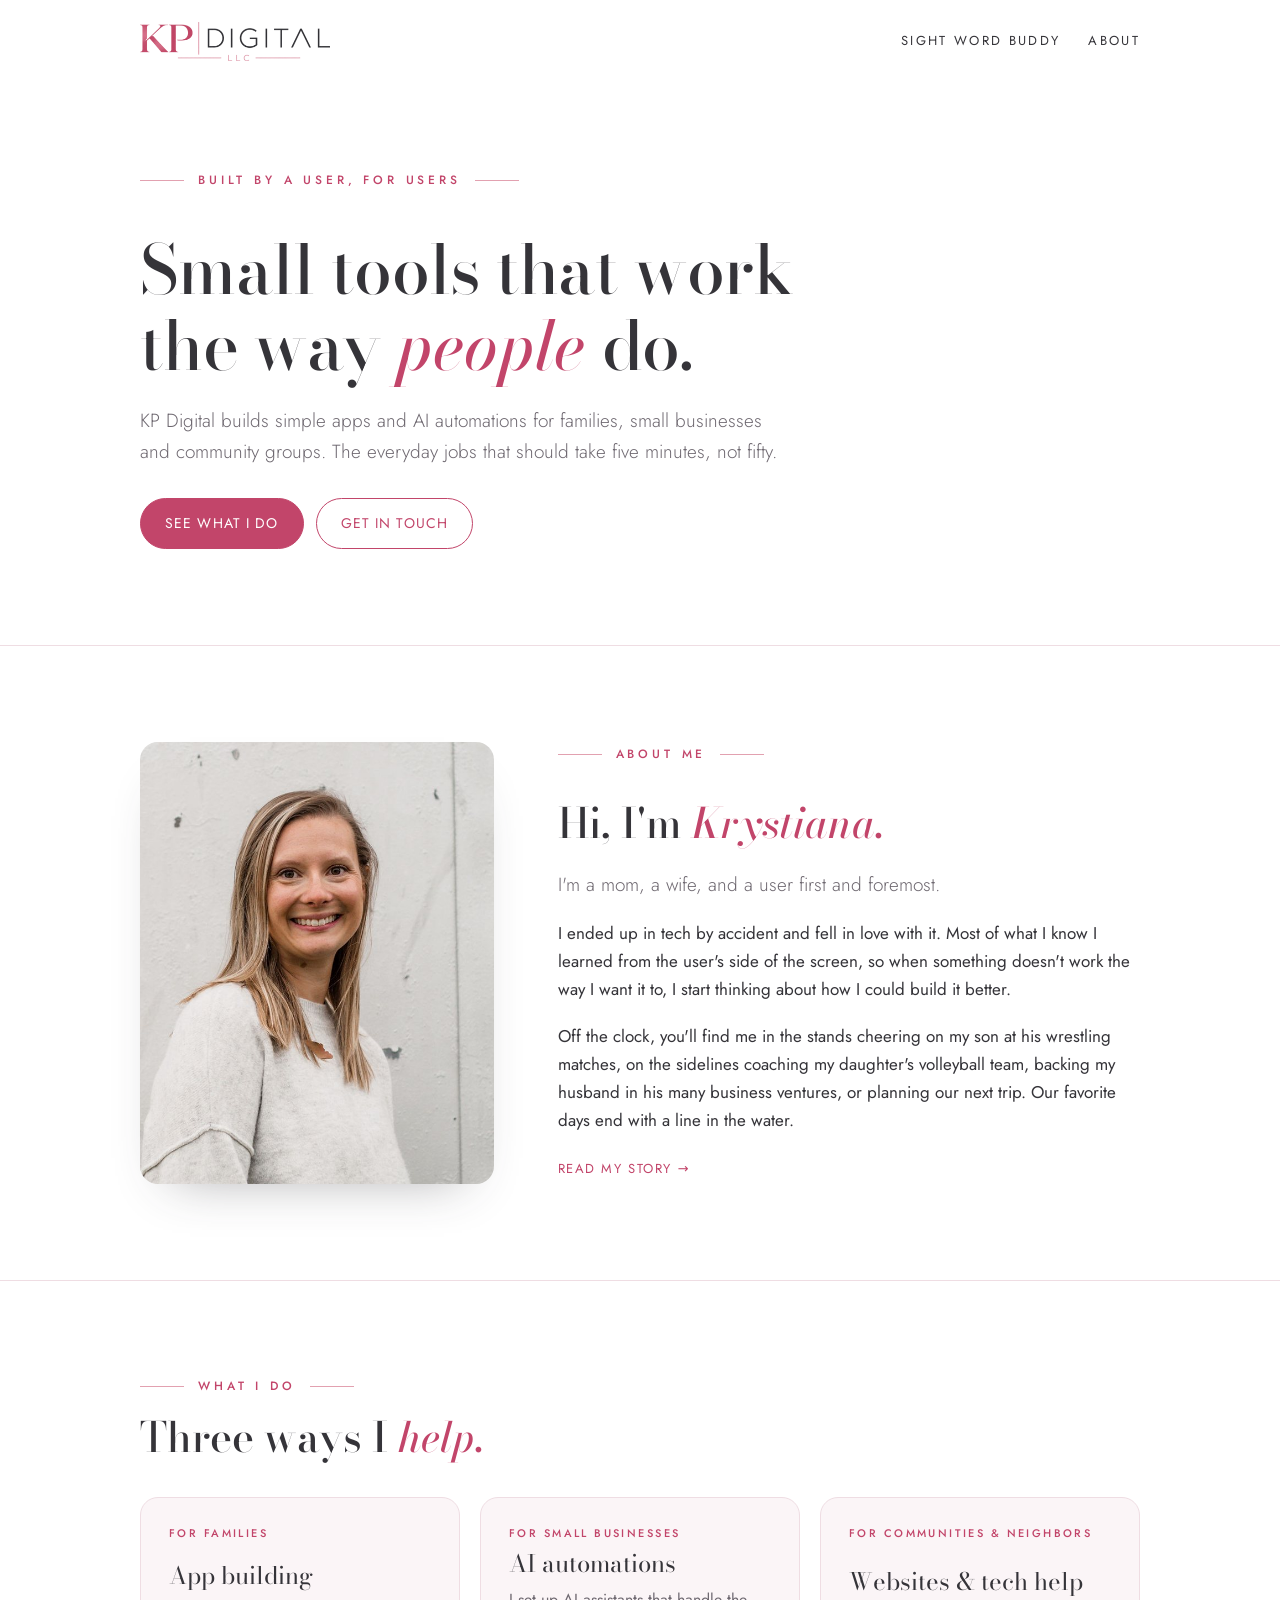
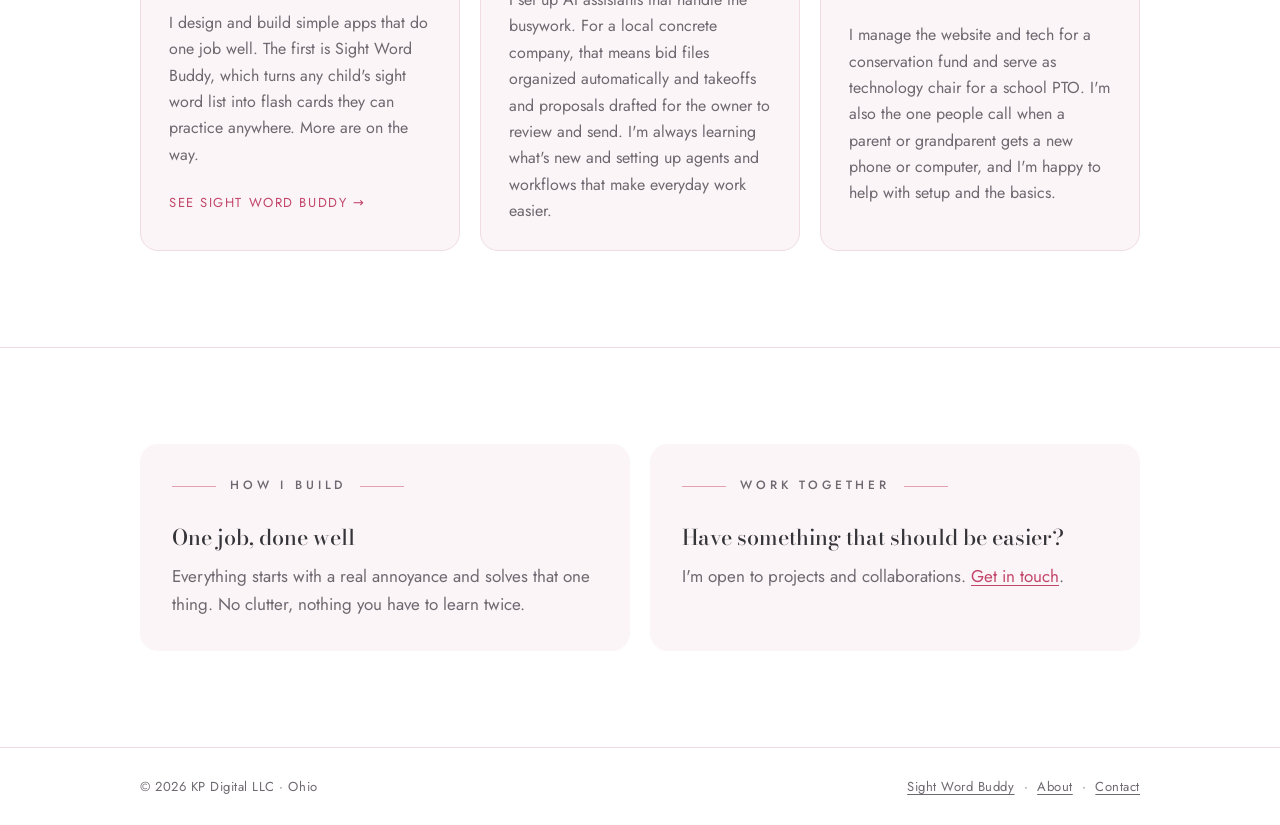
<file: index.html>
<!doctype html>
<html lang="en">
<head>
<meta charset="utf-8">
<meta name="viewport" content="width=device-width, initial-scale=1, viewport-fit=cover">
<title>KP Digital · Apps &amp; Automations</title>
<meta name="description" content="KP Digital builds simple apps and AI automations for families, small businesses and community groups.">
<meta name="p:domain_verify" content="ab8e54059b4eb952e69d940bff61a8f8">
<meta property="og:title" content="KP Digital · Apps &amp; Automations">
<meta property="og:description" content="KP Digital builds simple apps and AI automations for families, small businesses and community groups.">
<meta property="og:image" content="https://kpdigitalapps.tech/assets/logo.png">
<link rel="icon" type="image/png" href="assets/mark.png">
<link rel="preconnect" href="https://fonts.googleapis.com">
<link rel="preconnect" href="https://fonts.gstatic.com" crossorigin>
<link rel="stylesheet" href="https://fonts.googleapis.com/css2?family=Bodoni+Moda:ital,opsz,wght@0,6..96,400..600;1,6..96,400..600&family=Jost:wght@300;400;500&display=swap">
<link rel="stylesheet" href="styles.css">
</head>
<body>
<header class="site-header">
  <div class="wrap">
    <a class="brand" href="./" aria-label="KP Digital home">
      <img class="logo-light" src="assets/logo.png" alt="KP Digital LLC" width="760" height="155">
      <img class="logo-dark" src="assets/logo-dark.png" alt="KP Digital LLC" width="760" height="155">
    </a>
    <nav class="site-nav" aria-label="Main">
      <a href="sight-word-buddy.html">Sight Word Buddy</a>
      <a href="about.html">About</a>
    </nav>
  </div>
</header>
<main>
<section class="hero">
  <div class="wrap">
    <p class="eyebrow">Built by a user, for users</p>
    <h1>Small tools that work the way <em>people</em> do.</h1>
    <p class="lede">KP Digital builds simple apps and AI automations for families, small businesses and community groups. The everyday jobs that should take five minutes, not fifty.</p>
    <div class="actions">
      <a class="btn btn-primary" href="#work">See what I do</a>
      <a class="btn btn-ghost" href="mailto:kp.digital.apps@gmail.com?subject=Hello%20from%20KP%20Digital">Get in touch</a>
    </div>
  </div>
</section>
<hr class="rule">
<section class="intro">
  <div class="wrap intro-grid">
    <img class="portrait" src="assets/krystiana-portrait.jpg" alt="Krystiana smiling in front of a pale painted wall" width="640" height="800" loading="lazy">
    <div class="intro-text">
      <p class="eyebrow">About me</p>
      <h2>Hi, I'm <em>Krystiana.</em></h2>
      <div class="prose">
      <p class="lede">I'm a mom, a wife, and a user first and foremost.</p>
      <p>I ended up in tech by accident and fell in love with it. Most of what I know I learned from the user's side of the screen, so when something doesn't work the way I want it to, I start thinking about how I could build it better.</p>
      <p>Off the clock, you'll find me in the stands cheering on my son at his wrestling matches, on the sidelines coaching my daughter's volleyball team, backing my husband in his many business ventures, or planning our next trip. Our favorite days end with a line in the water.</p>
      <p><a class="text-link" href="about.html">Read my story</a></p>
    </div>
      </div>
    </div>
  </div>
</section>
<hr class="rule">
<section id="work">
  <div class="wrap">
    <p class="eyebrow">What I do</p>
    <h2>Three ways I <em>help.</em></h2>
    <div class="services">
      <a class="project live" href="sight-word-buddy.html">
        <span class="status">For families</span>
        <span class="project-name">App building</span>
        <span class="project-desc">I design and build simple apps that do one job well. The first is Sight Word Buddy, which turns any child's sight word list into flash cards they can practice anywhere. More are on the way.</span>
        <span class="project-link">See Sight Word Buddy</span>
      </a>
      <div class="project">
        <span class="status">For small businesses</span>
        <span class="project-name">AI automations</span>
        <span class="project-desc">I set up AI assistants that handle the busywork. For a local concrete company, that means bid files organized automatically and takeoffs and proposals drafted for the owner to review and send. I'm always learning what's new and setting up agents and workflows that make everyday work easier.</span>
      </div>
      <div class="project">
        <span class="status">For communities &amp; neighbors</span>
        <span class="project-name">Websites &amp; tech help</span>
        <span class="project-desc">I manage the website and tech for a conservation fund and serve as technology chair for a school PTO. I'm also the one people call when a parent or grandparent gets a new phone or computer, and I'm happy to help with setup and the basics.</span>
      </div>
    </div>
  </div>
</section>
<hr class="rule">
<section>
  <div class="wrap panels">
    <div class="panel">
      <p class="eyebrow">How I build</p>
      <h3>One job, done well</h3>
      <p>Everything starts with a real annoyance and solves that one thing. No clutter, nothing you have to learn twice.</p>
    </div>
    <div class="panel">
      <p class="eyebrow">Work together</p>
      <h3>Have something that should be easier?</h3>
      <p>I'm open to projects and collaborations. <a href="mailto:kp.digital.apps@gmail.com?subject=Hello%20from%20KP%20Digital">Get in touch</a>.</p>
    </div>
  </div>
</section>
</main>
<footer class="site-footer">
  <div class="wrap">
    <span>&copy; 2026 KP Digital LLC &middot; Ohio</span>
    <span><a href="sight-word-buddy.html">Sight Word Buddy</a> &nbsp;&middot;&nbsp; <a href="about.html">About</a> &nbsp;&middot;&nbsp; <a href="mailto:kp.digital.apps@gmail.com?subject=Hello%20from%20KP%20Digital">Contact</a></span>
  </div>
</footer>
</body>
</html>
</file>
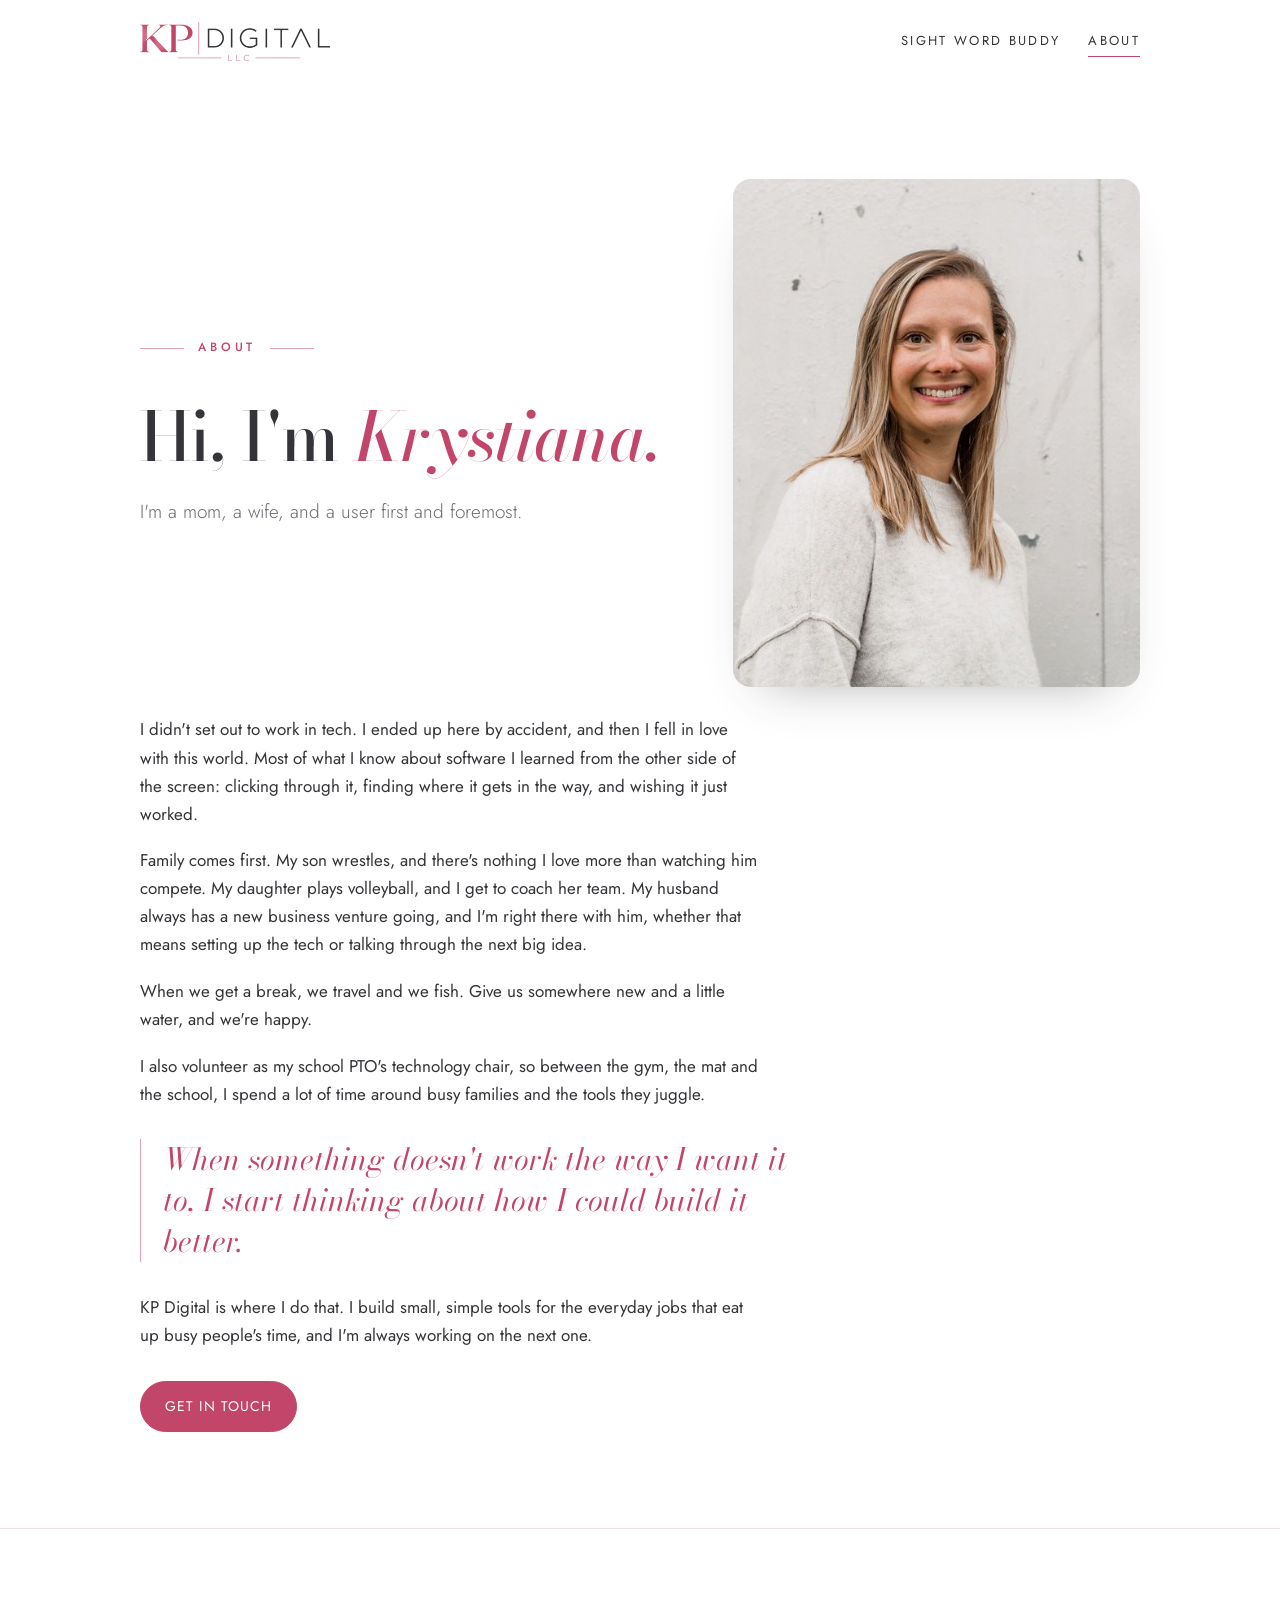
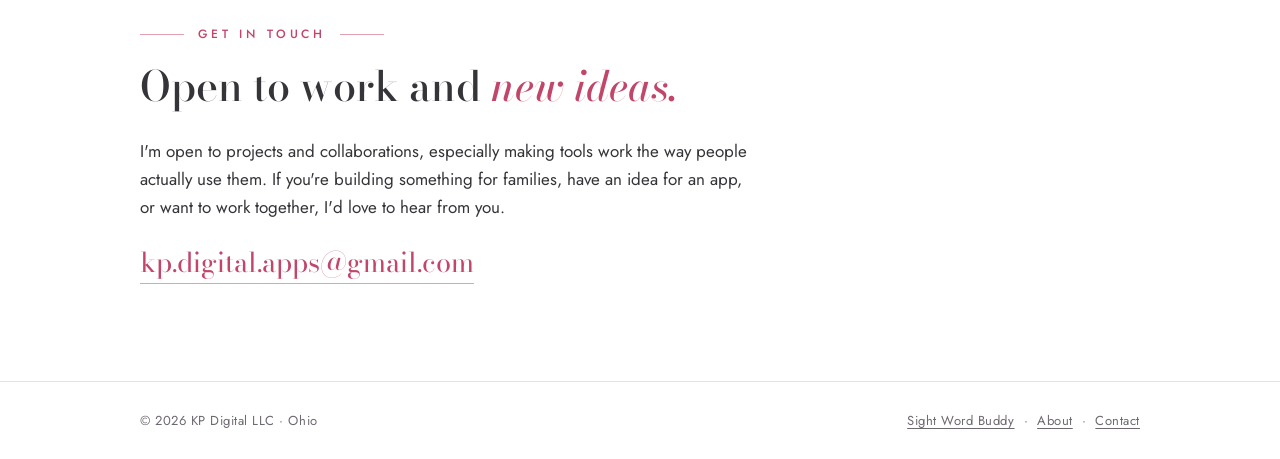
<file: about.html>
<!doctype html>
<html lang="en">
<head>
<meta charset="utf-8">
<meta name="viewport" content="width=device-width, initial-scale=1, viewport-fit=cover">
<title>About · KP Digital</title>
<meta name="description" content="Why KP Digital builds small, focused apps for busy families.">
<meta property="og:title" content="About · KP Digital">
<meta property="og:description" content="Why KP Digital builds small, focused apps for busy families.">
<meta property="og:image" content="https://kpdigitalapps.tech/assets/logo.png">
<link rel="icon" type="image/png" href="assets/mark.png">
<link rel="preconnect" href="https://fonts.googleapis.com">
<link rel="preconnect" href="https://fonts.gstatic.com" crossorigin>
<link rel="stylesheet" href="https://fonts.googleapis.com/css2?family=Bodoni+Moda:ital,opsz,wght@0,6..96,400..600;1,6..96,400..600&family=Jost:wght@300;400;500&display=swap">
<link rel="stylesheet" href="styles.css">
</head>
<body>
<header class="site-header">
  <div class="wrap">
    <a class="brand" href="./" aria-label="KP Digital home">
      <img class="logo-light" src="assets/logo.png" alt="KP Digital LLC" width="760" height="155">
      <img class="logo-dark" src="assets/logo-dark.png" alt="KP Digital LLC" width="760" height="155">
    </a>
    <nav class="site-nav" aria-label="Main">
      <a href="sight-word-buddy.html">Sight Word Buddy</a>
      <a href="about.html" aria-current="page">About</a>
    </nav>
  </div>
</header>
<main>
<section class="about">
  <div class="wrap">
    <div class="about-head">
      <div class="about-head-text">
        <p class="eyebrow">About</p>
        <h1>Hi, I'm <em>Krystiana.</em></h1>
        <p class="lede">I'm a mom, a wife, and a user first and foremost.</p>
      </div>
      <img class="about-photo" src="assets/krystiana-about.jpg" alt="Krystiana smiling in front of a pale metal wall" width="500" height="625">
    </div>
    <div class="prose">
      <p>I didn't set out to work in tech. I ended up here by accident, and then I fell in love with this world. Most of what I know about software I learned from the other side of the screen: clicking through it, finding where it gets in the way, and wishing it just worked.</p>
      <p>Family comes first. My son wrestles, and there's nothing I love more than watching him compete. My daughter plays volleyball, and I get to coach her team. My husband always has a new business venture going, and I'm right there with him, whether that means setting up the tech or talking through the next big idea.</p>
      <p>When we get a break, we travel and we fish. Give us somewhere new and a little water, and we're happy.</p>
      <p>I also volunteer as my school PTO's technology chair, so between the gym, the mat and the school, I spend a lot of time around busy families and the tools they juggle.</p>
      <p class="pull">When something doesn't work the way I want it to, I start thinking about how I could build it better.</p>
      <p>KP Digital is where I do that. I build small, simple tools for the everyday jobs that eat up busy people's time, and I'm always working on the next one.</p>
    </div>
    <div class="actions" style="margin-top:32px">
      <a class="btn btn-primary" href="mailto:kp.digital.apps@gmail.com?subject=Hello%20from%20KP%20Digital">Get in touch</a>
    </div>
  </div>
</section>
<hr class="rule">
<section class="about" id="contact">
  <div class="wrap">
    <p class="eyebrow">Get in touch</p>
    <h2>Open to work and <em>new ideas.</em></h2>
    <div class="prose">
      <p>I'm open to projects and collaborations, especially making tools work the way people actually use them. If you're building something for families, have an idea for an app, or want to work together, I'd love to hear from you.</p>
      <p class="contact-line"><a href="mailto:kp.digital.apps@gmail.com?subject=Hello%20from%20KP%20Digital">kp.digital.apps@gmail.com</a></p>
    </div>
  </div>
</section>
</main>
<footer class="site-footer">
  <div class="wrap">
    <span>&copy; 2026 KP Digital LLC &middot; Ohio</span>
    <span><a href="sight-word-buddy.html">Sight Word Buddy</a> &nbsp;&middot;&nbsp; <a href="about.html">About</a> &nbsp;&middot;&nbsp; <a href="mailto:kp.digital.apps@gmail.com?subject=Hello%20from%20KP%20Digital">Contact</a></span>
  </div>
</footer>
</body>
</html>
</file>
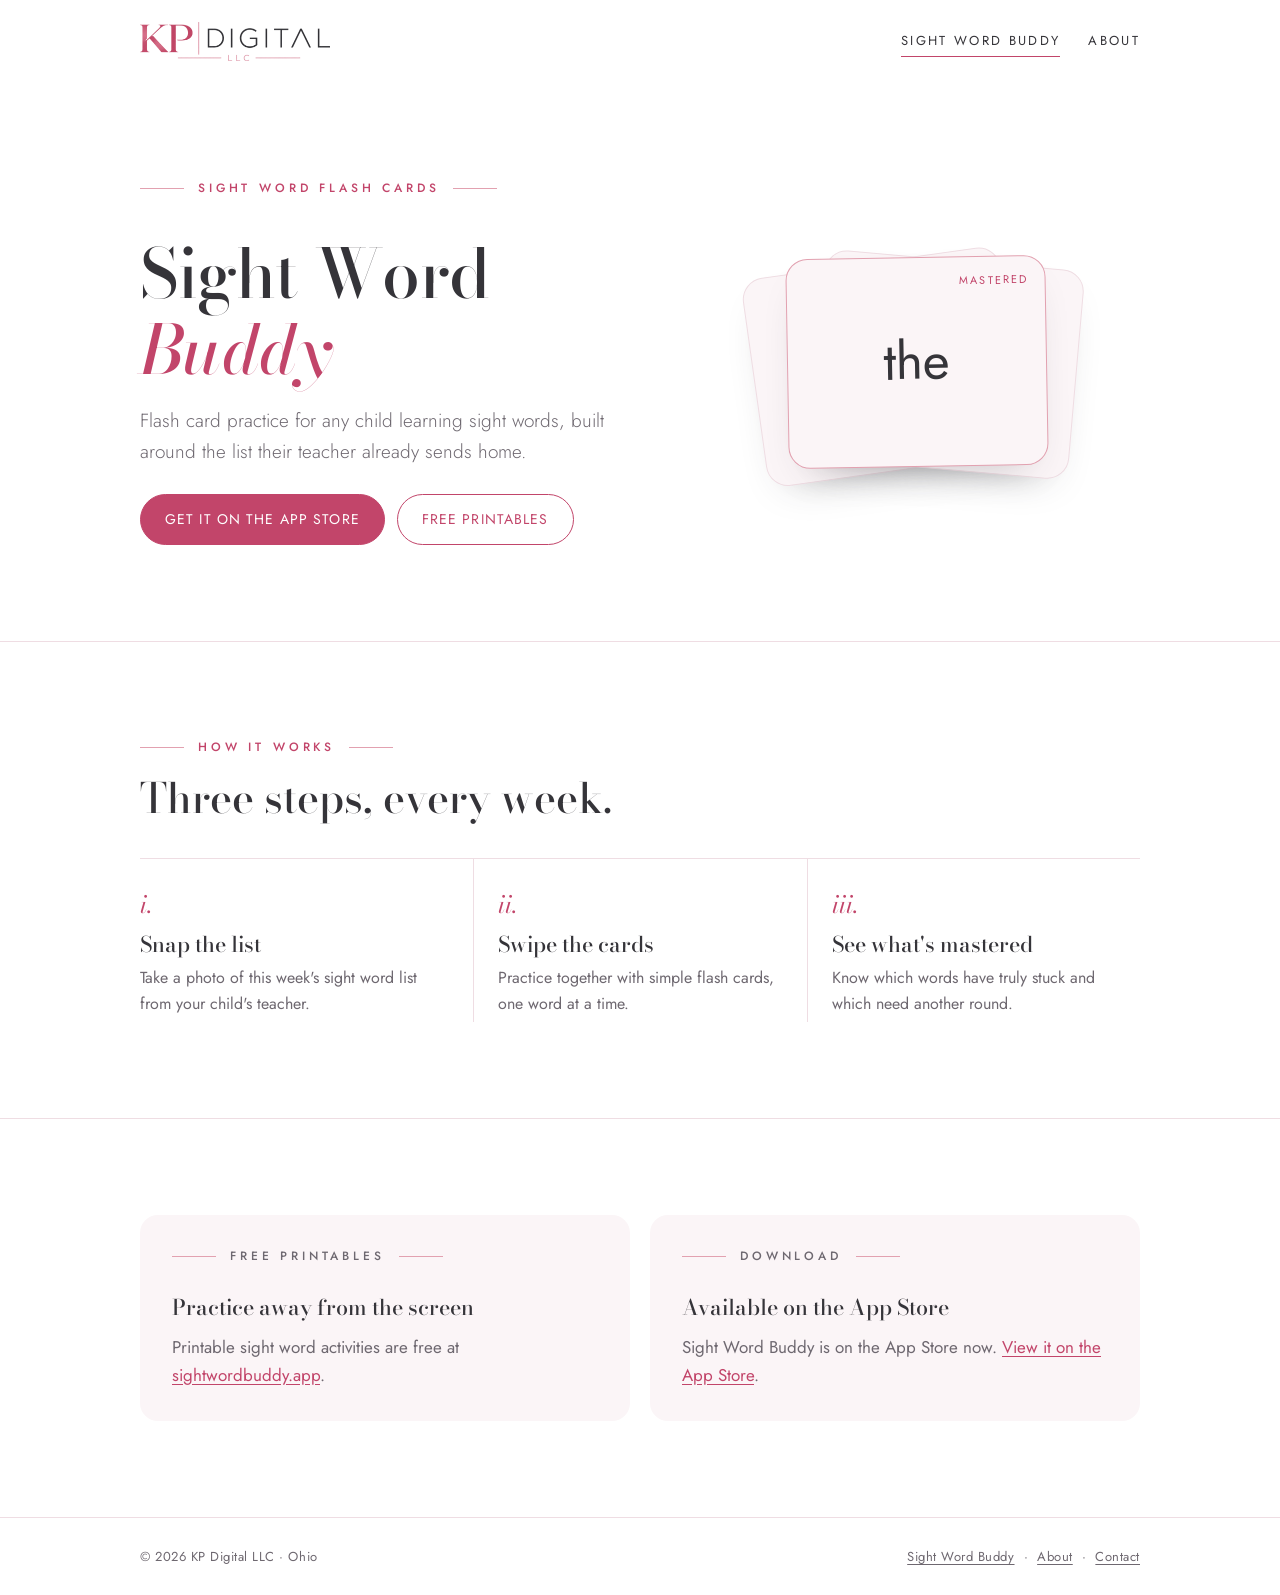
<file: sight-word-buddy.html>
<!doctype html>
<html lang="en">
<head>
<meta charset="utf-8">
<meta name="viewport" content="width=device-width, initial-scale=1, viewport-fit=cover">
<title>Sight Word Buddy · KP Digital</title>
<meta name="description" content="Sight Word Buddy: sight word flash cards for any child learning to read. Snap the teacher's list, swipe through cards, and see which words are mastered.">
<meta property="og:title" content="Sight Word Buddy · KP Digital">
<meta property="og:description" content="Sight Word Buddy: sight word flash cards for any child learning to read. Snap the teacher's list, swipe through cards, and see which words are mastered.">
<meta property="og:image" content="https://kpdigitalapps.tech/assets/logo.png">
<link rel="icon" type="image/png" href="assets/mark.png">
<link rel="preconnect" href="https://fonts.googleapis.com">
<link rel="preconnect" href="https://fonts.gstatic.com" crossorigin>
<link rel="stylesheet" href="https://fonts.googleapis.com/css2?family=Bodoni+Moda:ital,opsz,wght@0,6..96,400..600;1,6..96,400..600&family=Jost:wght@300;400;500&display=swap">
<link rel="stylesheet" href="styles.css">
</head>
<body>
<header class="site-header">
  <div class="wrap">
    <a class="brand" href="./" aria-label="KP Digital home">
      <img class="logo-light" src="assets/logo.png" alt="KP Digital LLC" width="760" height="155">
      <img class="logo-dark" src="assets/logo-dark.png" alt="KP Digital LLC" width="760" height="155">
    </a>
    <nav class="site-nav" aria-label="Main">
      <a href="sight-word-buddy.html" aria-current="page">Sight Word Buddy</a>
      <a href="about.html">About</a>
    </nav>
  </div>
</header>
<main>
<section class="feature">
  <div class="wrap">
    <div class="feature-copy">
      <p class="eyebrow">Sight word flash cards</p>
      <h1>Sight Word <em>Buddy</em></h1>
      <p class="lede">Flash card practice for any child learning sight words, built around the list their teacher already sends home.</p>
      <div class="actions">
        <a class="btn btn-primary" href="https://apps.apple.com/us/app/id6794677951" rel="noopener">Get it on the App Store</a>
        <a class="btn btn-ghost" href="https://sightwordbuddy.app" rel="noopener">Free printables</a>
      </div>
    </div>
    <div class="cards" aria-hidden="true">
        <div class="word-card">and</div>
        <div class="word-card">see</div>
        <div class="word-card"><span class="star">Mastered</span>the</div>
      </div>
  </div>
</section>
<hr class="rule">
<section>
  <div class="wrap">
    <p class="eyebrow">How it works</p>
    <h2>Three steps, every week.</h2>
    <ol class="steps">
      <li><span class="step-num">i.</span><h3>Snap the list</h3><p>Take a photo of this week's sight word list from your child's teacher.</p></li>
      <li><span class="step-num">ii.</span><h3>Swipe the cards</h3><p>Practice together with simple flash cards, one word at a time.</p></li>
      <li><span class="step-num">iii.</span><h3>See what's mastered</h3><p>Know which words have truly stuck and which need another round.</p></li>
    </ol>
  </div>
</section>
<hr class="rule">
<section>
  <div class="wrap panels">
    <div class="panel">
      <p class="eyebrow">Free printables</p>
      <h3>Practice away from the screen</h3>
      <p>Printable sight word activities are free at <a href="https://sightwordbuddy.app" rel="noopener">sightwordbuddy.app</a>.</p>
    </div>
    <div class="panel">
      <p class="eyebrow">Download</p>
      <h3>Available on the App Store</h3>
      <p>Sight Word Buddy is on the App Store now. <a href="https://apps.apple.com/us/app/id6794677951" rel="noopener">View it on the App Store</a>.</p>
    </div>
  </div>
</section>
</main>
<footer class="site-footer">
  <div class="wrap">
    <span>&copy; 2026 KP Digital LLC &middot; Ohio</span>
    <span><a href="sight-word-buddy.html">Sight Word Buddy</a> &nbsp;&middot;&nbsp; <a href="about.html">About</a> &nbsp;&middot;&nbsp; <a href="mailto:kp.digital.apps@gmail.com?subject=Hello%20from%20KP%20Digital">Contact</a></span>
  </div>
</footer>
</body>
</html>
</file>
<file: styles.css>
/* Layout: one narrow reading column framed by the logo's hairline rules; pink serif for moments, geometric sans for everything else */
:root {
  --bg: #ffffff;
  --surface: #fbf5f7;
  --ink: #353439;
  --muted: #6e6870;
  --rose: #c2456a;
  --blush: #e2a1b0;
  --line: #efdde3;
  --font-display: "Bodoni Moda", "Didot", "Bodoni 72", Georgia, serif;
  --font-body: "Jost", "Futura", "Century Gothic", system-ui, sans-serif;
  --logo-light: block;
  --logo-dark: none;
  color-scheme: light;
}
@media (prefers-color-scheme: dark) {
  :root:not([data-theme="light"]) {
    --bg: #1b191e; --surface: #242128; --ink: #f2ecef; --muted: #b3a9b0;
    --rose: #e5708f; --blush: #b86b80; --line: #3a3238;
    --logo-light: none; --logo-dark: block; color-scheme: dark;
  }
}
:root[data-theme="dark"] {
  --bg: #1b191e; --surface: #242128; --ink: #f2ecef; --muted: #b3a9b0;
  --rose: #e5708f; --blush: #b86b80; --line: #3a3238;
  --logo-light: none; --logo-dark: block; color-scheme: dark;
}

* { box-sizing: border-box; }
body {
  margin: 0;
  background: var(--bg);
  color: var(--ink);
  font-family: var(--font-body);
  font-size: 1.0625rem;
  line-height: 1.65;
  -webkit-font-smoothing: antialiased;
}
img { max-width: 100%; height: auto; }
a { color: var(--rose); text-underline-offset: 3px; }
a:focus-visible, .btn:focus-visible { outline: 2px solid var(--rose); outline-offset: 3px; border-radius: 4px; }

.wrap {
  width: 100%;
  max-width: 1040px;
  margin: 0 auto;
  padding-left: max(20px, env(safe-area-inset-left, 0px));
  padding-right: max(20px, env(safe-area-inset-right, 0px));
}

/* Header */
.site-header .wrap {
  display: flex; align-items: center; justify-content: space-between;
  gap: 16px; flex-wrap: wrap; padding-block: 22px;
}
.brand { display: block; line-height: 0; }
.brand img { width: 190px; }
.logo-light { display: var(--logo-light); }
.logo-dark { display: var(--logo-dark); }
.site-nav { display: flex; gap: 28px; }
.site-nav a {
  color: var(--ink); text-decoration: none; font-size: 0.8125rem;
  letter-spacing: 0.18em; text-transform: uppercase; padding-block: 4px;
  border-bottom: 1px solid transparent;
}
.site-nav a:hover, .site-nav a[aria-current="page"] { border-bottom-color: var(--rose); }

/* The logo's "— LLC —" rule, reused as a section eyebrow */
.eyebrow {
  display: flex; align-items: center; gap: 14px;
  color: var(--rose); font-size: 0.75rem; font-weight: 500;
  letter-spacing: 0.32em; text-transform: uppercase; margin: 0 0 18px;
}
.eyebrow::before, .eyebrow::after { content: ""; height: 1px; width: 44px; background: var(--blush); }
.eyebrow.center { justify-content: center; }

h1, h2, h3 { font-family: var(--font-display); font-weight: 500; text-wrap: balance; margin: 0; line-height: 1.12; }
h1 { font-size: clamp(2.4rem, 6vw, 4.25rem); letter-spacing: -0.01em; }
h1 em, h2 em { color: var(--rose); font-style: italic; }
h2 { font-size: clamp(1.8rem, 3.6vw, 2.6rem); }
h3 { font-size: 1.35rem; }
p { margin: 0; }
.lede { font-size: 1.1875rem; color: var(--muted); max-width: 34em; font-weight: 300; }

section { padding-block: clamp(48px, 8vw, 96px); }
.rule { border: 0; border-top: 1px solid var(--line); margin: 0; }

/* Hero */
.hero { padding-block: clamp(40px, 7vw, 88px) clamp(48px, 8vw, 96px); }
.hero .wrap { display: grid; gap: 22px; }

/* Buttons */
.actions { display: flex; flex-wrap: wrap; gap: 12px; margin-top: 8px; }
.btn {
  display: inline-flex; align-items: center; justify-content: center;
  padding: 13px 24px; border-radius: 999px; font-size: 0.875rem;
  letter-spacing: 0.08em; text-transform: uppercase; text-decoration: none;
  border: 1px solid var(--rose); transition: background .2s, color .2s;
}
.btn-primary { background: var(--rose); color: var(--bg); }
.btn-primary:hover { background: transparent; color: var(--rose); }
.btn-ghost { color: var(--rose); }
.btn-ghost:hover { background: var(--rose); color: var(--bg); }

/* App feature */
.feature .wrap { display: grid; grid-template-columns: 1.1fr 1fr; gap: clamp(28px, 5vw, 64px); align-items: center; }
.feature-copy { display: grid; gap: 18px; min-width: 0; }
.app-tag { font-size: 0.8125rem; color: var(--muted); letter-spacing: 0.06em; }

/* Mock word card stack: the thing the app actually does */
.cards { position: relative; height: 300px; max-width: 100%; }
.word-card {
  position: absolute; inset: 0; margin: auto; width: min(260px, 80%); height: 210px;
  background: var(--surface); border: 1px solid var(--line); border-radius: 22px;
  display: grid; place-items: center;
  font-family: var(--font-body); font-weight: 400; font-size: 3.25rem; color: var(--ink);
  box-shadow: 0 18px 40px -24px rgba(53, 52, 57, .35);
}
.word-card:nth-child(1) { transform: rotate(-8deg) translateX(-34px); color: var(--muted); }
.word-card:nth-child(2) { transform: rotate(5deg) translateX(30px); color: var(--muted); }
.word-card:nth-child(3) { transform: rotate(-1deg); border-color: var(--blush); }
.word-card .star {
  position: absolute; top: 14px; right: 16px; font-size: 0.6875rem; letter-spacing: .2em;
  text-transform: uppercase; color: var(--rose);
}
@media (prefers-reduced-motion: no-preference) {
  .cards:hover .word-card:nth-child(3) { transform: rotate(2deg) translateX(14px); transition: transform .4s ease; }
}

/* Steps */
.steps { list-style: none; padding: 0; margin: 36px 0 0; display: grid; grid-template-columns: repeat(3, 1fr); gap: 0; border-top: 1px solid var(--line); }
.steps li { padding: 26px 24px 4px 0; display: grid; gap: 8px; min-width: 0; }
.steps li + li { padding-left: 24px; border-left: 1px solid var(--line); }
.step-num { font-family: var(--font-display); font-style: italic; color: var(--rose); font-size: 1.5rem; }
.steps p { color: var(--muted); font-size: 1rem; }

/* Two-up panels */
.panels { display: grid; grid-template-columns: 1fr 1fr; gap: 20px; }
.panel { background: var(--surface); border-radius: 18px; padding: 32px; display: grid; gap: 12px; align-content: start; min-width: 0; }
.panel p { color: var(--muted); }

/* About */
.about .wrap { max-width: 760px; }
.prose { display: grid; gap: 1.1em; margin-top: 28px; }
.prose p { max-width: 62ch; }
.pull {
  font-family: var(--font-display); font-style: italic; font-size: clamp(1.4rem, 3vw, 1.9rem);
  line-height: 1.35; color: var(--rose); border-left: 1px solid var(--blush); padding-left: 22px; margin: 12px 0;
}
.draft-note {
  font-size: 0.875rem; color: var(--muted); background: var(--surface);
  border: 1px dashed var(--blush); border-radius: 12px; padding: 12px 16px; margin-top: 28px;
}

/* Footer */
.site-footer { border-top: 1px solid var(--line); }
.site-footer .wrap { display: flex; flex-wrap: wrap; justify-content: space-between; gap: 12px; padding-block: 28px; font-size: 0.8125rem; color: var(--muted); letter-spacing: 0.04em; }
.site-footer a { color: var(--muted); }

@media (max-width: 760px) {
  .feature .wrap, .panels { grid-template-columns: 1fr; }
  .steps { grid-template-columns: 1fr; }
  .steps li, .steps li + li { padding: 20px 0 4px; border-left: 0; }
  .steps li + li { border-top: 1px solid var(--line); }
  .site-nav { gap: 20px; }
  .brand img { width: 160px; }
  .cards { height: 260px; }
}
.contact-line { font-family: var(--font-display); font-size: clamp(1.3rem, 3vw, 1.7rem); overflow-wrap: anywhere; }
.contact-line a { text-decoration: none; border-bottom: 1px solid var(--blush); }

/* Project tracks */
.tracks { display: grid; grid-template-columns: 1fr 1fr; gap: clamp(24px, 4vw, 48px); margin-top: 36px; }
.track { display: grid; gap: 16px; align-content: start; min-width: 0; }
.track h3 { font-size: 1.6rem; padding-bottom: 12px; border-bottom: 1px solid var(--line); }
.track-intro { color: var(--muted); }
.project {
  display: grid; gap: 8px; padding: 26px 28px; border-radius: 18px;
  background: var(--surface); color: var(--ink); text-decoration: none; min-width: 0;
}
.project.soon { background: transparent; border: 1px dashed var(--blush); }
.project.live { border: 1px solid var(--line); transition: border-color .2s, transform .2s; }
.project.live:hover { border-color: var(--rose); }
@media (prefers-reduced-motion: no-preference) { .project.live:hover { transform: translateY(-2px); } }
.status { font-size: 0.6875rem; letter-spacing: 0.22em; text-transform: uppercase; color: var(--rose); font-weight: 500; }
.project.soon .status { color: var(--muted); }
.project-name { font-family: var(--font-display); font-size: 1.5rem; line-height: 1.2; }
.project-desc { color: var(--muted); font-size: 1rem; }
.project-link { font-size: 0.8125rem; letter-spacing: 0.12em; text-transform: uppercase; color: var(--rose); margin-top: 4px; }
.project-link::after { content: " \2192"; }
@media (max-width: 760px) { .tracks { grid-template-columns: 1fr; } }
.projects { display: grid; grid-template-columns: 1.3fr 1fr; gap: 20px; margin-top: 36px; }
@media (max-width: 760px) { .projects { grid-template-columns: 1fr; } }
.intro-grid { display: grid; grid-template-columns: 1fr 1.6fr; gap: clamp(24px, 5vw, 64px); align-items: start; }
.intro-head, .intro-grid .prose { min-width: 0; }
.intro-grid .prose { margin-top: 0; }
.text-link { font-size: 0.8125rem; letter-spacing: 0.12em; text-transform: uppercase; text-decoration: none; }
.text-link::after { content: " \2192"; }
.services { display: grid; grid-template-columns: repeat(3, 1fr); gap: 20px; margin-top: 36px; }
.services .project:not(.live) { border: 1px solid var(--line); }
@media (max-width: 900px) { .services { grid-template-columns: 1fr; } }
@media (max-width: 760px) { .intro-grid { grid-template-columns: 1fr; } }
/* Photos */
.intro-grid { grid-template-columns: minmax(0, 0.85fr) minmax(0, 1.4fr); align-items: center; }
.intro-text { display: grid; gap: 18px; min-width: 0; }
.intro-text .prose { margin-top: 4px; }
.portrait, .about-photo {
  width: 100%; height: auto; aspect-ratio: 4 / 5; object-fit: cover; border-radius: 18px;
  box-shadow: 0 24px 50px -32px rgba(53, 52, 57, .45);
}
.portrait { max-width: 400px; }
.about .wrap { max-width: 1040px; }
.about .prose { max-width: 680px; }
.about-head { display: grid; grid-template-columns: minmax(0, 1.3fr) minmax(0, 1fr); gap: clamp(28px, 5vw, 64px); align-items: center; }
.about-head-text { display: grid; gap: 22px; min-width: 0; }
.about-photo { max-width: 420px; justify-self: end; }
@media (max-width: 760px) {
  .intro-grid, .about-head { grid-template-columns: 1fr; }
  .portrait, .about-photo { max-width: 320px; justify-self: start; }
}
</file>
